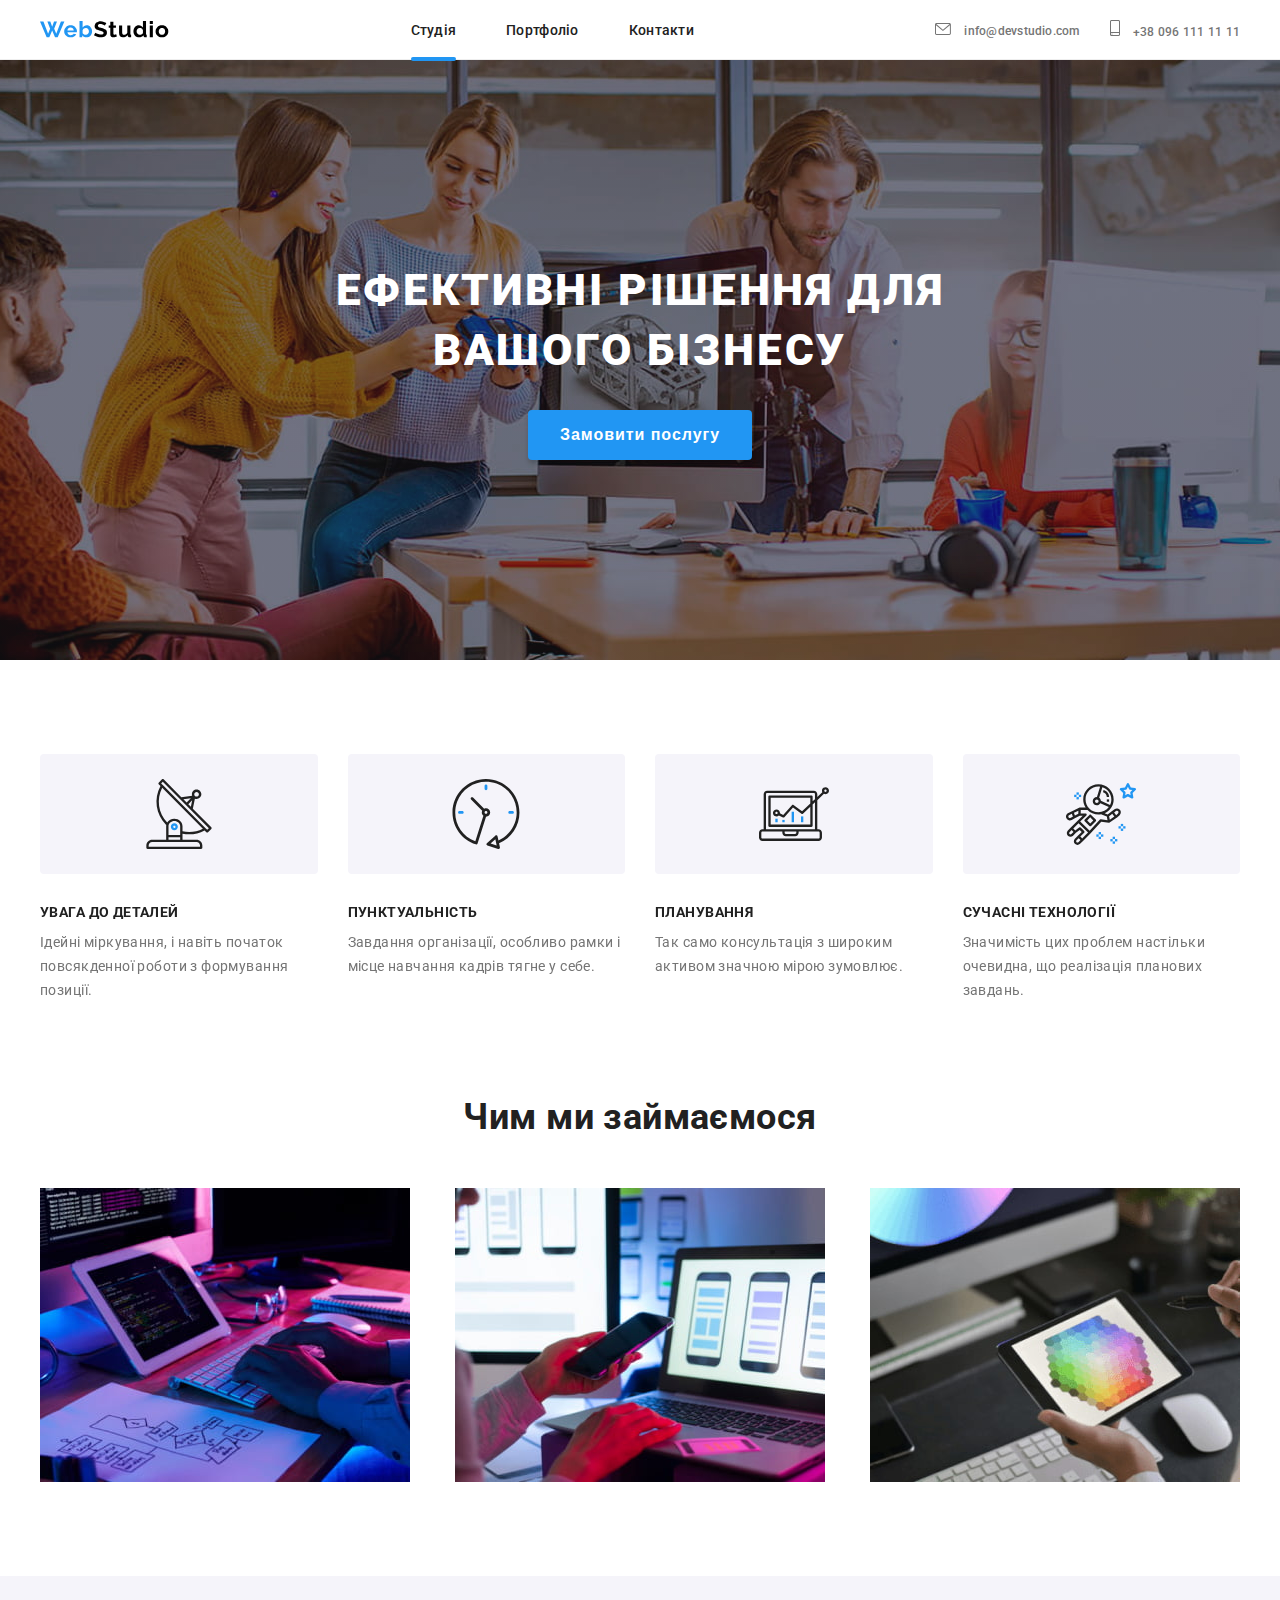
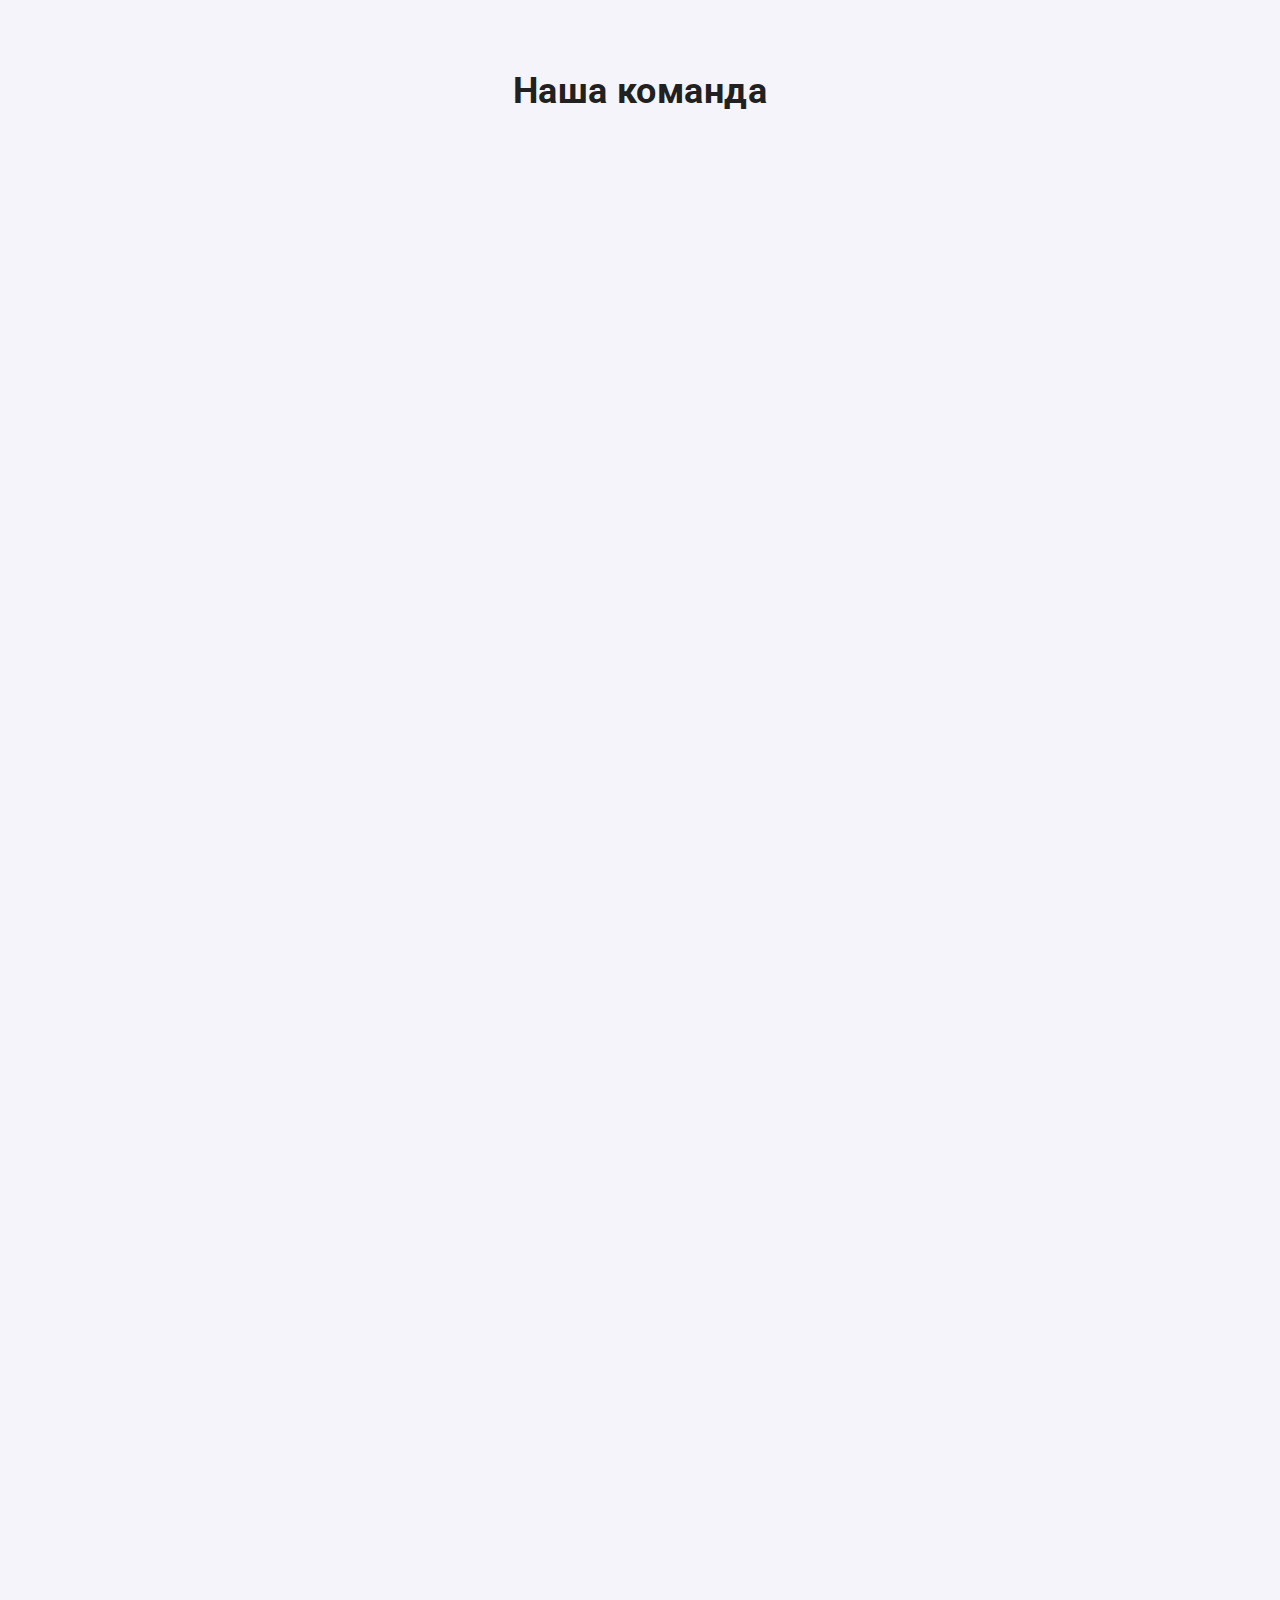
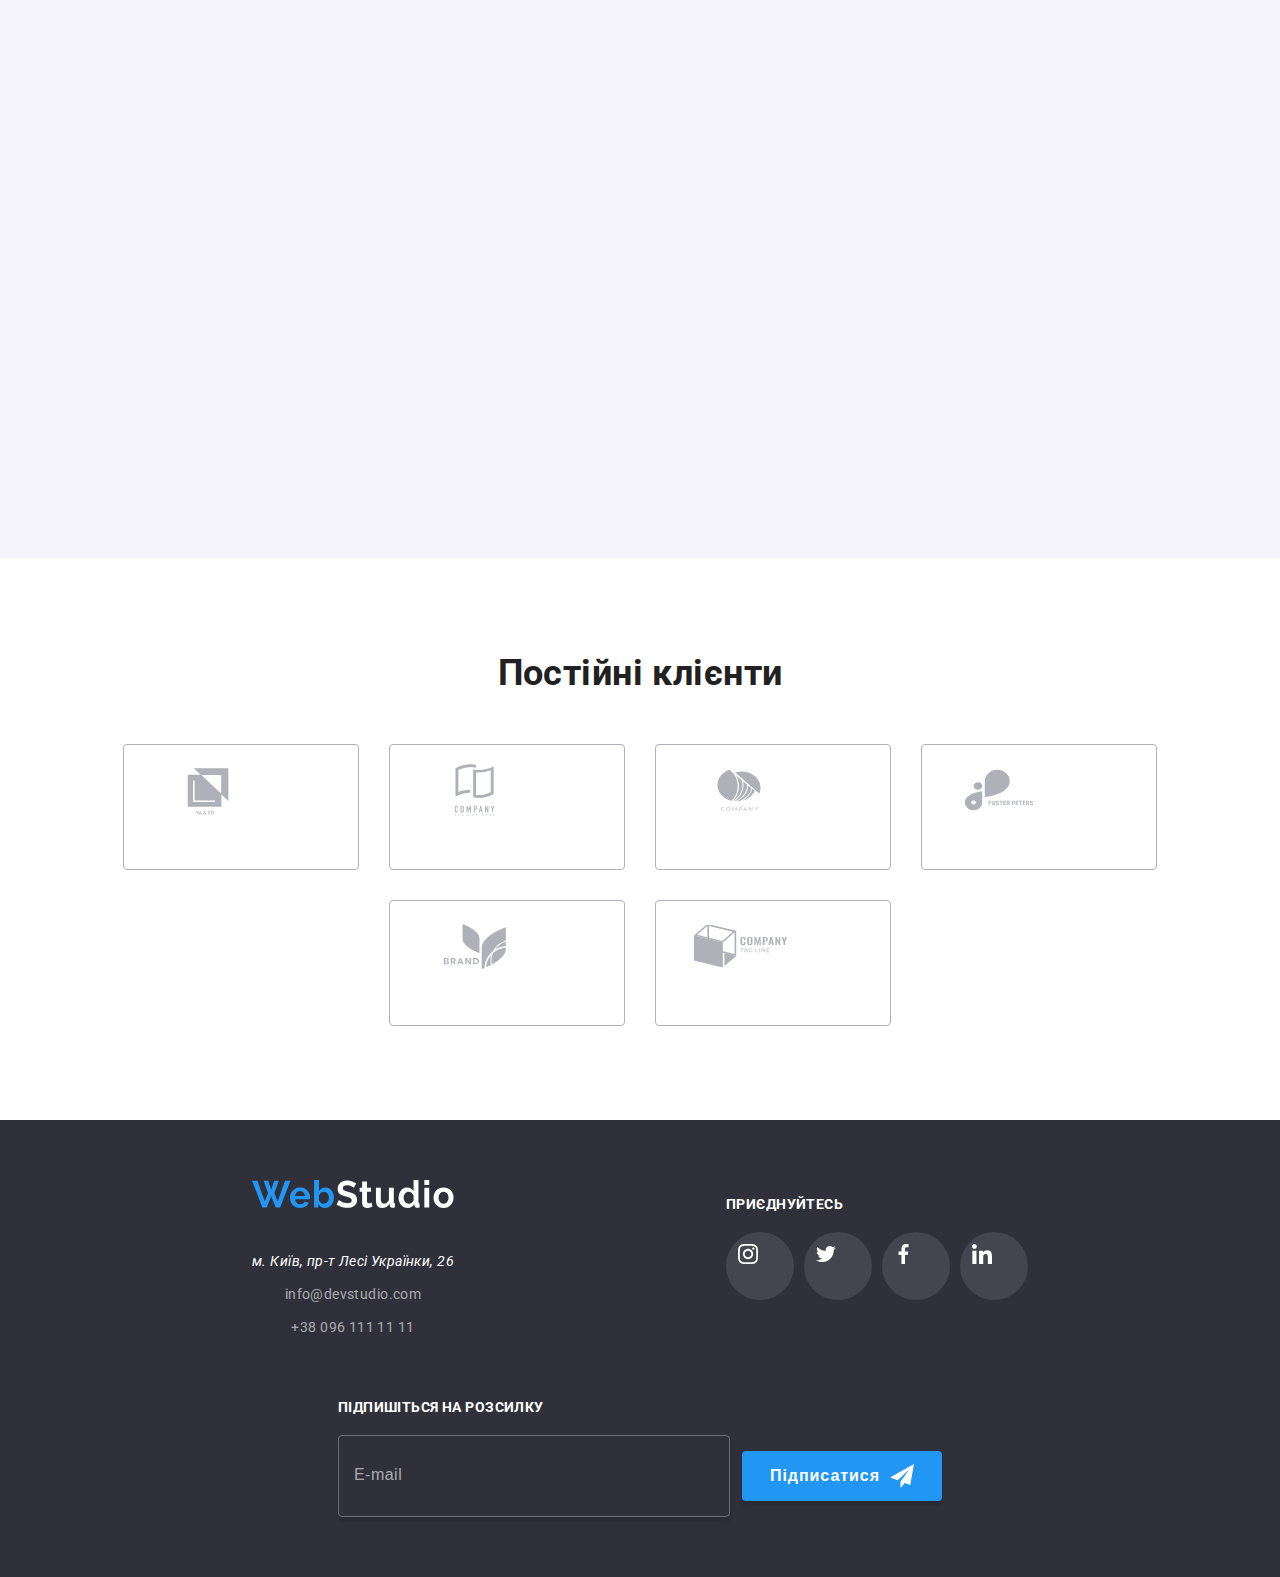
<file: index.html>
<!DOCTYPE html>
<html lang="uk">
  <head>
    <meta charset="UTF-8" />
    <meta name="viewport" content="width=device-width, initial-scale=1.0" />
    <title>WebStudio</title>
    <!-- шрифти -->
    <link rel="preconnect" href="https://fonts.googleapis.com" />
    <link rel="preconnect" href="https://fonts.gstatic.com" crossorigin />
    <link
      href="https://fonts.googleapis.com/css2?family=Raleway:wght@700&family=Roboto:wght@400;500;700;900&display=swap"
      rel="stylesheet"
    />
    <!-- нормалайз -->
    <link
      rel="stylesheet"
      href="https://cdnjs.cloudflare.com/ajax/libs/animate.css/4.1.1/animate.min.css"
    />
    <link href="https://unpkg.com/aos@2.3.1/dist/aos.css" rel="stylesheet" />
    <link
      rel="stylesheet"
      href="https://cdnjs.cloudflare.com/ajax/libs/modern-normalize/2.0.0/modern-normalize.css"
      integrity="sha512-gA2Bvu0/hw4oj0Lp8ZHjK+o3S4BE5m8d/wNVy6ktKLhHKPpWLQwv9ixzuWirWOakoJqlBdePq2NhoCaUOQ5npQ=="
      crossorigin="anonymous"
      referrerpolicy="no-referrer"
    />
    <link rel="stylesheet" href="./src/css/main.css" />
  </head>
  <body>
    <!-- шапка сайту -->
    <header class="header">
      <div class="container header__container">
        <a href="#" class="header__logo">
          <img
            src="./src/images/logo.svg"
            alt="лого"
            class="logo__foto animate__animated animate__fadeInUp"
          />
        </a>
        <!-- навігація -->
        <div class="header__mobilemenu" data-menu>
          <nav class="header__menu">
            <ul class="menu__list">
              <li class="menu__item">
                <a
                  href="./index.html"
                  class="menu__link menu__link--active animate__animated animate__fadeInUp"
                  >Студія</a
                >
              </li>
              <li class="menu__item">
                <a
                  href="./src/pages/portfolio.html"
                  class="menu__link animate__animated animate__fadeInUp"
                  >Портфоліо</a
                >
              </li>
              <li class="menu__item">
                <a
                  href="#"
                  class="menu__link animate__animated animate__fadeInUp"
                  >Контакти</a
                >
              </li>
            </ul>
          </nav>
          <ul class="header__address">
            <li class="address__item">
              <a
                class="address__link animate__animated animate__fadeInUp"
                href="mailto:info@devstudio.com"
              >
                <svg class="address__icon address__icon--one">
                  <use
                    href="./src/images/icons/symbol-defs.svg#icon-email"
                  ></use>
                </svg>
                info@devstudio.com
              </a>
            </li>
            <li class="address__item">
              <a
                class="address__link address__link--two animate__animated animate__fadeInUp"
                href="tel:+380961111111"
              >
                <svg class="address__icon address__icon--two">
                  <use
                    href="./src/images/icons/symbol-defs.svg#icon-smartphone"
                  ></use>
                </svg>
                +38 096 111 11 11
              </a>
            </li>
          </ul>
          <ul class="header__web">
            <li class="web__item">
              <a href="#" class="web__link">Instagram</a>
            </li>
            <li class="web__item">
              <a href="#" class="web__link">Twitter</a>
            </li>
            <li class="web__item">
              <a href="#" class="web__link">Facebook</a>
            </li>
            <li class="web__item">
              <a href="#" class="web__link">LinkedIn</a>
            </li>
          </ul>
        </div>
        <button class="header__btn" type="button" data-menu-button>
          <span class="header__btn--icon"></span>
        </button>
      </div>
    </header>
    <!-- основний контент -->
    <main class="main">
      <section class="hero">
        <div class="container hero__container">
          <h1 class="hero__title animate__animated animate__fadeInDown">
            Ефективні рішення для вашого бізнесу
          </h1>

          <button
            class="btn__hero animate__animated animate__fadeInDown"
            data-modal-open
          >
            Замовити послугу
          </button>
          <div class="backdrop is-hidden" data-modal>
            <div class="modal">
              <button class="btn__close btn" data-modal-close>
                <svg class="modal__img">
                  <use
                    href="./src/images/icons/symbol-defs-2.svg#icon-close"
                  ></use>
                </svg>
              </button>
              <form action="#" class="form">
                <h2 class="form__titl">
                  Залиште свої дані, ми вам передзвонимо
                </h2>
                <div class="form__contacts">
                  <label for="name" class="form__label">Ім'я</label>
                  <div class="form__contact">
                    <input type="text" id="name" class="form__input" required />
                    <svg class="form__img">
                      <use
                        href="./src/images/icons/symbol-defs-2.svg#icon-blackperson"
                      ></use>
                    </svg>
                  </div>
                  <label for="tel" class="form__label">Телефон</label>
                  <div class="form__contact">
                    <input
                      type="number"
                      id="tel"
                      class="form__input"
                      required
                    />
                    <svg class="form__img">
                      <use
                        href="./src/images/icons/symbol-defs-2.svg#icon-blackphone"
                      ></use>
                    </svg>
                  </div>
                  <label for="mail" class="form__label">Пошта</label>
                  <div class="form__contact">
                    <input
                      type="email"
                      id="mail"
                      class="form__input"
                      required
                    />
                    <svg class="form__img">
                      <use
                        href="./src/images/icons/symbol-defs-2.svg#icon-blackemail"
                      ></use>
                    </svg>
                  </div>
                  <label for="coment" class="form__label">Коментар</label>
                  <textarea
                    name="coment"
                    id="coment"
                    class="form__textarea"
                    placeholder="Введіть текст"
                  ></textarea>

                  <div class="form__check">
                    <input
                      type="checkbox"
                      class="form__checkbox"
                      id="dogovir"
                      required
                    />
                    <label class="checkbox__label" for="dogovir">
                      Погоджуюся з розсилкою та приймаю
                      <a href="#" class="checkbox__link">Умови договору</a>
                    </label>
                  </div>
                </div>
                <button type="submit" class="modal__submit">Відправити</button>
              </form>
            </div>
          </div>
          <!-- -- -->
        </div>
      </section>
      <section class="advantages">
        <div class="container">
          <ul class="advantages__list">
            <li class="advantages__item advantages__item--1" data-aos="zoom-in">
              <h2 class="advantages__title">УВАГА ДО ДЕТАЛЕЙ</h2>
              <p class="advantages__text">
                Ідейні міркування, і навіть початок повсякденної роботи з
                формування позиції.
              </p>
            </li>

            <li class="advantages__item advantages__item--2" data-aos="zoom-in">
              <h2 class="advantages__title">ПУНКТУАЛЬНІСТЬ</h2>
              <p class="advantages__text">
                Завдання організації, особливо рамки і місце навчання кадрів
                тягне у себе.
              </p>
            </li>

            <li class="advantages__item advantages__item--3" data-aos="zoom-in">
              <h2 class="advantages__title">ПЛАНУВАННЯ</h2>
              <p class="advantages__text">
                Так само консультація з широким активом значною мірою зумовлює.
              </p>
            </li>

            <li class="advantages__item advantages__item--4" data-aos="zoom-in">
              <h2 class="advantages__title">СУЧАСНІ ТЕХНОЛОГІЇ</h2>
              <p class="advantages__text">
                Значимість цих проблем настільки очевидна, що реалізація
                планових завдань.
              </p>
            </li>
          </ul>
        </div>
      </section>
      <!-- чим ми займаємось -->
      <section class="work">
        <div class="container">
          <h2 class="work__title">Чим ми займаємося</h2>
          <div class="work__images">
            <div class="work__imgfoto">
              <picture class="work__img">
                <source
                  srcset="
                    ./src/images/work/keyboard.jpg    1x,
                    ./src/images/work/keyboard@2x.jpg 2x
                  "
                />
                <img
                  src="./src/images/work/keyboard.jpg"
                  alt="клавіатупа"
                  class="work__foto"
                />
              </picture>
              <p class="work__name" data-aos="fade-down">Десктопні додатки</p>
            </div>
            <div class="work__imgfoto">
              <picture class="work__img">
                <source
                  srcset="
                    ./src/images/work/laptop.jpg    1x,
                    ./src/images/work/laptop@2x.jpg 2x
                  "
                />
                <img
                  src="./src/images/work/laptop.jpg"
                  alt="ноутбук"
                  class="work__foto"
                />
              </picture>
              <p class="work__name" data-aos="fade-down">Мобільні додатки</p>
            </div>
            <div class="work__imgfoto">
              <picture class="work__img">
                <source
                  srcset="
                    ./src/images/work/tablet.jpg    1x,
                    ./src/images/work/tablet@2x.jpg 2x
                  "
                />
                <img
                  src="./src/images/work/tablet.jpg"
                  alt="планшет"
                  class="work__foto"
                />
              </picture>
              <p class="work__name" data-aos="fade-down">
                Дизайнерські рішення
              </p>
            </div>
          </div>
        </div>
      </section>
      <!-- наша команда -->
      <section class="team">
        <div class="container">
          <h2 class="team__title">Наша команда</h2>
          <div class="team__members">
            <article class="teammate" data-aos="zoom-in-down">
              <picture class="teammate__foto">
                <source
                  srcset="
                    ./src/images/team/igor.jpg    1x,
                    ./src/images/team/igor@2x.jpg 2x
                  "
                />
                <img
                  src="./src/images/team/igor.jpg"
                  alt="Ігор Дем'яненко"
                  class="teammate__foto"
                />
              </picture>
              <h3 class="teammate__name">Ігор Дем'яненко</h3>
              <p class="teammate__role">Product Designer</p>
              <ul class="social__list">
                <li class="social__item">
                  <a href="#" class="social__link">
                    <svg class="social__icon">
                      <use
                        href="./src/images/icons/symbol-defs.svg#icon-instagram"
                      ></use>
                    </svg>
                  </a>
                </li>
                <li class="social__item">
                  <a href="#" class="social__link">
                    <svg class="social__icon">
                      <use
                        href="./src/images/icons/symbol-defs.svg#icon-twitter"
                      ></use>
                    </svg>
                  </a>
                </li>
                <li class="social__item">
                  <a href="#" class="social__link">
                    <svg class="social__icon">
                      <use
                        href="./src/images/icons/symbol-defs.svg#icon-facebook"
                      ></use>
                    </svg>
                  </a>
                </li>
                <li class="social__item">
                  <a href="#" class="social__link">
                    <svg class="social__icon">
                      <use
                        href="./src/images/icons/symbol-defs.svg#icon-in"
                      ></use>
                    </svg>
                  </a>
                </li>
              </ul>
            </article>

            <article class="teammate" data-aos="zoom-in-down">
              <picture class="teammate__foto">
                <source
                  srcset="
                    ./src/images/team/olga.jpg    1x,
                    ./src/images/team/olga@2x.jpg 2x
                  "
                />
                <img
                  src="./src/images/team/olga.jpg"
                  alt="Ольга Рєпіна"
                  class="teammate__foto"
                />
              </picture>
              <h3 class="teammate__name">Ольга Рєпіна</h3>
              <p class="teammate__role">Frontend Developer</p>
              <ul class="social__list">
                <li class="social__item">
                  <a href="#" class="social__link">
                    <svg class="social__icon">
                      <use
                        href="./src/images/icons/symbol-defs.svg#icon-instagram"
                      ></use>
                    </svg>
                  </a>
                </li>
                <li class="social__item">
                  <a href="#" class="social__link">
                    <svg class="social__icon">
                      <use
                        href="./src/images/icons/symbol-defs.svg#icon-twitter"
                      ></use>
                    </svg>
                  </a>
                </li>
                <li class="social__item">
                  <a href="#" class="social__link">
                    <svg class="social__icon">
                      <use
                        href="./src/images/icons/symbol-defs.svg#icon-facebook"
                      ></use>
                    </svg>
                  </a>
                </li>
                <li class="social__item">
                  <a href="#" class="social__link">
                    <svg class="social__icon">
                      <use
                        href="./src/images/icons/symbol-defs.svg#icon-in"
                      ></use>
                    </svg>
                  </a>
                </li>
              </ul>
            </article>

            <article class="teammate" data-aos="zoom-in-down">
              <picture class="teammate__foto">
                <source
                  srcset="
                    ./src/images/team/mykola.jpg    1x,
                    ./src/images/team/mykola@2x.jpg 2x
                  "
                />
                <img
                  src="./src/images/team/mykola.jpg"
                  alt="Микола Тарасов"
                  class="teammate__foto"
                />
              </picture>
              <h3 class="teammate__name">Микола Тарасов</h3>
              <p class="teammate__role">Marketing</p>
              <ul class="social__list">
                <li class="social__item">
                  <a href="#" class="social__link">
                    <svg class="social__icon">
                      <use
                        href="./src/images/icons/symbol-defs.svg#icon-instagram"
                      ></use>
                    </svg>
                  </a>
                </li>
                <li class="social__item">
                  <a href="#" class="tsocial__link">
                    <svg class="social__icon">
                      <use
                        href="./src/images/icons/symbol-defs.svg#icon-twitter"
                      ></use>
                    </svg>
                  </a>
                </li>
                <li class="social__item">
                  <a href="#" class="social__link">
                    <svg class="social__icon">
                      <use
                        href="./src/images/icons/symbol-defs.svg#icon-facebook"
                      ></use>
                    </svg>
                  </a>
                </li>
                <li class="social__item">
                  <a href="#" class="social__link">
                    <svg class="social__icon">
                      <use
                        href="./src/images/icons/symbol-defs.svg#icon-in"
                      ></use>
                    </svg>
                  </a>
                </li>
              </ul>
            </article>

            <article class="teammate" data-aos="zoom-in-down">
              <picture class="teammate__foto">
                <source
                  srcset="
                    ./src/images/team/mikhail.jpg    1x,
                    ./src/images/team/mikhail@2x.jpg 2x
                  "
                />
                <img
                  src="./src/images/team/mikhail.jpg"
                  alt="Михайло Єрмаков"
                  class="teammate__foto"
                />
              </picture>
              <h3 class="teammate__name">Михайло Єрмаков</h3>
              <p class="teammate__role">UI Designer</p>
              <ul class="social__list">
                <li class="social__item">
                  <a href="#" class="social__link">
                    <svg class="social__icon">
                      <use
                        href="./src/images/icons/symbol-defs.svg#icon-instagram"
                      ></use>
                    </svg>
                  </a>
                </li>
                <li class="social__item">
                  <a href="#" class="social__link">
                    <svg class="social__icon">
                      <use
                        href="./src/images/icons/symbol-defs.svg#icon-twitter"
                      ></use>
                    </svg>
                  </a>
                </li>
                <li class="social__item">
                  <a href="#" class="social__link">
                    <svg class="social__icon">
                      <use
                        href="./src/images/icons/symbol-defs.svg#icon-facebook"
                      ></use>
                    </svg>
                  </a>
                </li>
                <li class="social__item">
                  <a href="#" class="social__link">
                    <svg class="social__icon">
                      <use
                        href="./src/images/icons/symbol-defs.svg#icon-in"
                      ></use>
                    </svg>
                  </a>
                </li>
              </ul>
            </article>
          </div>
        </div>
      </section>
      <section class="clients">
        <div class="container">
          <h2 class="clients__title">Постійні клієнти</h2>
          <ul class="clients__list">
            <li class="clients__item">
              <a href="#" class="clients__link">
                <svg class="clients__icon">
                  <use
                    href="./src/images/icons/symbol-defs.svg#icon-yaco"
                  ></use>
                </svg>
              </a>
            </li>
            <li class="clients__item">
              <a href="#" class="clients__link">
                <svg class="clients__icon">
                  <use
                    href="./src/images/icons/symbol-defs.svg#icon-taglinehere"
                  ></use>
                </svg>
              </a>
            </li>
            <li class="clients__item">
              <a href="#" class="clients__link">
                <svg class="clients__icon">
                  <use
                    href="./src/images/icons/symbol-defs.svg#icon-company"
                  ></use>
                </svg>
              </a>
            </li>
            <li class="clients__item">
              <a href="#" class="clients__link">
                <svg class="clients__icon">
                  <use
                    href="./src/images/icons/symbol-defs.svg#icon-fosterpeters"
                  ></use>
                </svg>
              </a>
            </li>
            <li class="clients__item">
              <a href="#" class="clients__link">
                <svg class="clients__icon">
                  <use
                    href="./src/images/icons/symbol-defs.svg#icon-brand"
                  ></use>
                </svg>
              </a>
            </li>
            <li class="clients__item">
              <a href="#" class="clients__link">
                <svg class="clients__icon">
                  <use
                    href="./src/images/icons/symbol-defs.svg#icon-tagline"
                  ></use>
                </svg>
              </a>
            </li>
          </ul>
        </div>
      </section>
    </main>
    <!-- підвал сайту -->
    <footer class="footer">
      <div class="container footer__container">
        <div class="footer__logaddress">
          <a href="#" class="footer__logo">
            <img
              src="./src/images/logo2.svg"
              alt="лого"
              class="logo__foto animate__animated animate__fadeInDown"
            />
          </a>
          <ul class="footer__list">
            <li class="footer__item">
              <address class="footer__address">
                м. Київ, пр-т Лесі Українки, 26
              </address>
            </li>
            <li class="footer__item">
              <a href="mailto:info@devstudio.com" class="footer__link"
                >info@devstudio.com</a
              >
            </li>
            <li class="footer__item">
              <a href="tel:+380961111111" class="footer__link"
                >+38 096 111 11 11</a
              >
            </li>
          </ul>
        </div>
        <div class="footer__icons">
          <h2 class="footer__title animate__animated animate__fadeInDown">
            приєднуйтесь
          </h2>
          <ul class="icons__list">
            <li class="icons__item">
              <a href="#" class="icons__link">
                <svg class="footer__icon" style="fill: #ffffff">
                  <use
                    href="./src/images/icons/symbol-defs.svg#icon-instagram"
                  ></use>
                </svg>
              </a>
            </li>
            <li class="icons__item">
              <a href="#" class="icons__link">
                <svg class="footer__icon">
                  <use
                    href="./src/images/icons/symbol-defs.svg#icon-twitter"
                  ></use>
                </svg>
              </a>
            </li>
            <li class="icons__item">
              <a href="#" class="icons__link">
                <svg class="footer__icon">
                  <use
                    href="./src/images/icons/symbol-defs.svg#icon-facebook"
                  ></use>
                </svg>
              </a>
            </li>
            <li class="icons__item">
              <a href="#" class="icons__link">
                <svg class="footer__icon">
                  <use href="./src/images/icons/symbol-defs.svg#icon-in"></use>
                </svg>
              </a>
            </li>
          </ul>
        </div>
        <div class="footer__contacts">
          <form action="#" class="footer__form">
            <h2 class="form__title animate__animated animate__fadeInDown">
              Підпишіться на розсилку
            </h2>
            <div class="footer__contact">
              <label hidden for="email" class="footer__label">E-mail</label>
              <input
                type="email"
                class="footer__input"
                id="email"
                placeholder="E-mail"
                required
              />
              <button type="submit" class="btn__submit">
                Підписатися
                <svg class="btn__img">
                  <use
                    href="./src/images/icons/symbol-defs-2.svg#icon-send"
                  ></use>
                </svg>
              </button>
            </div>
          </form>
        </div>
      </div>
    </footer>

    <script src="./src/js/modal.js"></script>
    <script src="https://unpkg.com/aos@2.3.1/dist/aos.js"></script>
    <script>
      AOS.init();
    </script>
    <script src="./src/js/mobile-menu.js"></script>
  </body>
</html>
</file>
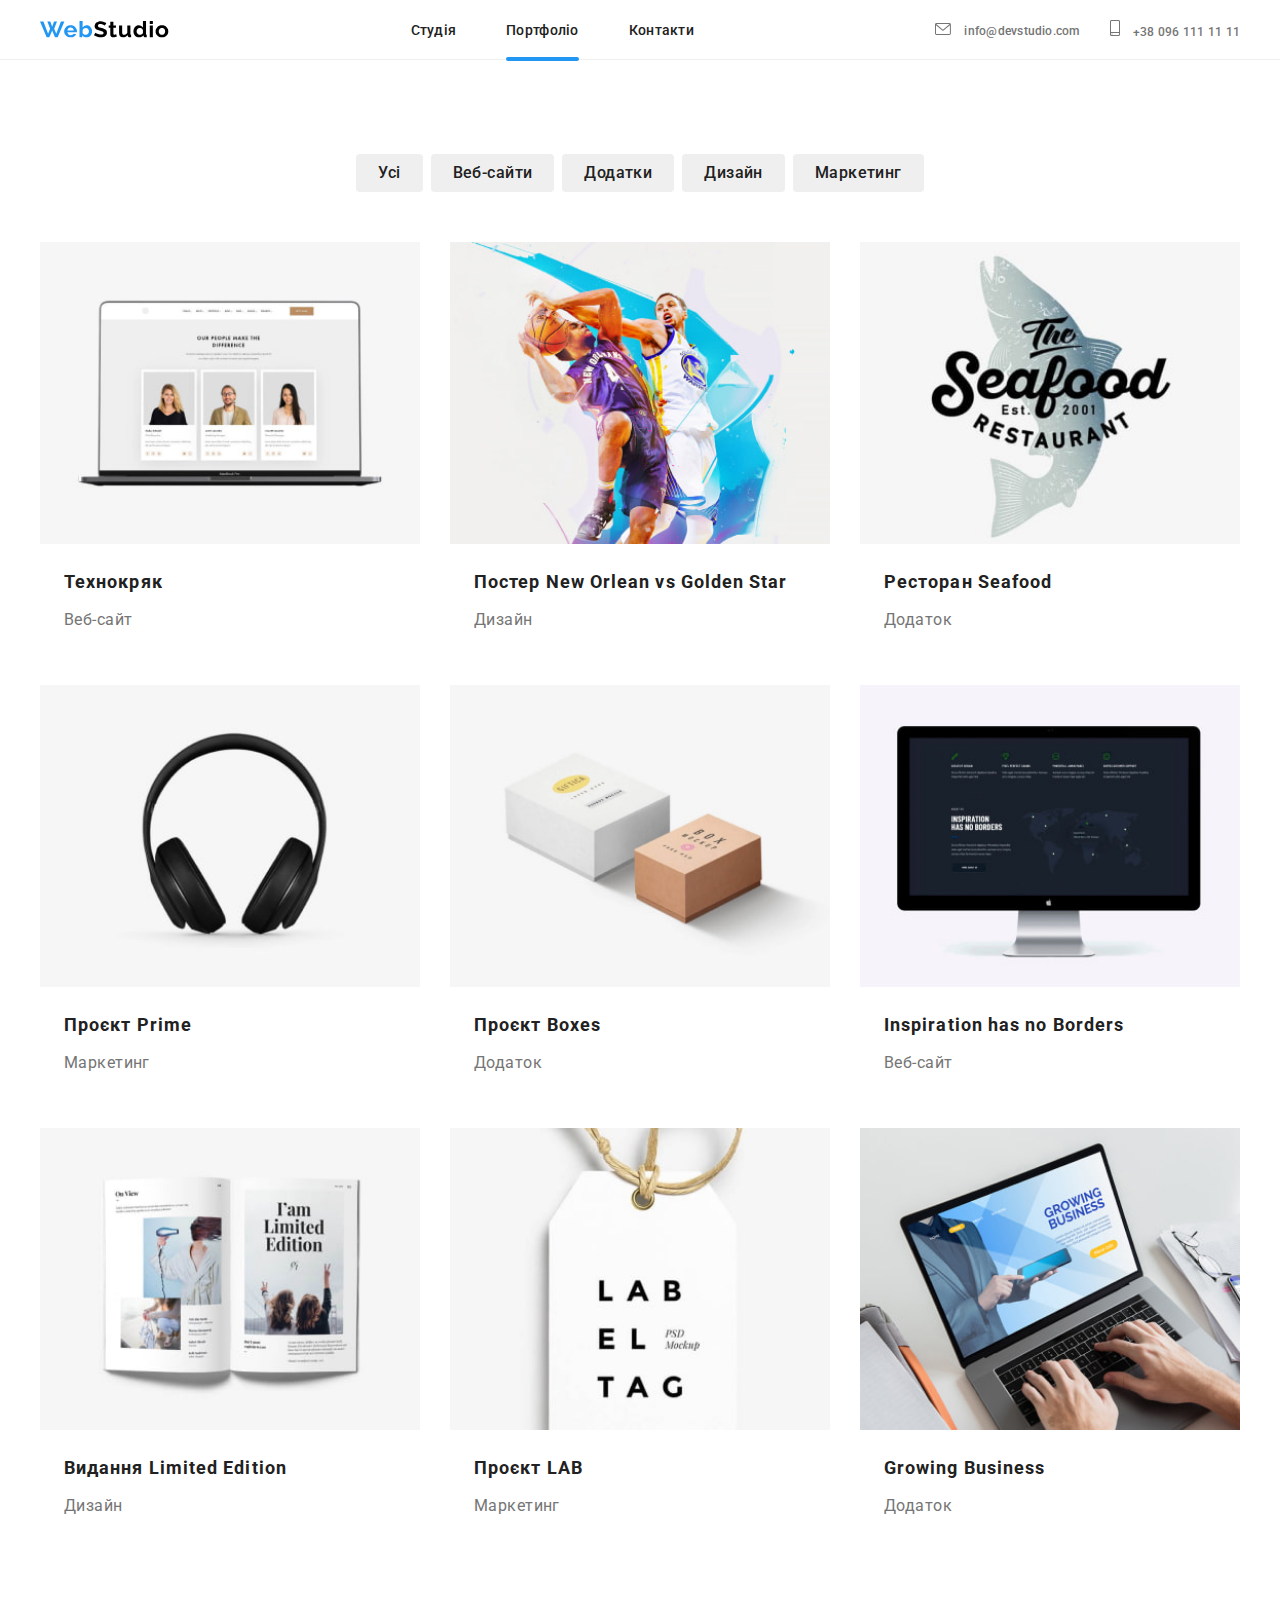
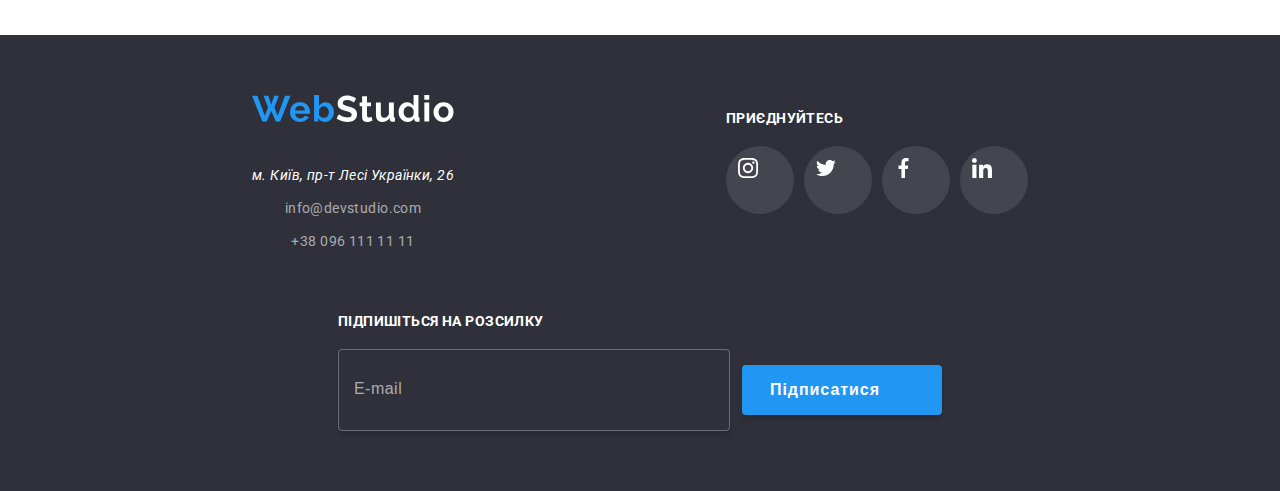
<file: src/pages/portfolio.html>
<!DOCTYPE html>
<html lang="uk">
  <head>
    <meta charset="UTF-8" />
    <meta name="viewport" content="width=device-width, initial-scale=1.0" />
    <title>Portfolio</title>
    <!-- шрифти -->
    <link rel="preconnect" href="https://fonts.googleapis.com" />
    <link rel="preconnect" href="https://fonts.gstatic.com" crossorigin />
    <link
      href="https://fonts.googleapis.com/css2?family=Raleway:wght@700&family=Roboto:wght@400;500;700;900&display=swap"
      rel="stylesheet"
    />
    <!-- нормалайз -->
    <link
      rel="stylesheet"
      href="https://cdnjs.cloudflare.com/ajax/libs/modern-normalize/2.0.0/modern-normalize.css"
      integrity="sha512-gA2Bvu0/hw4oj0Lp8ZHjK+o3S4BE5m8d/wNVy6ktKLhHKPpWLQwv9ixzuWirWOakoJqlBdePq2NhoCaUOQ5npQ=="
      crossorigin="anonymous"
      referrerpolicy="no-referrer"
    />
    <link rel="stylesheet" href="../css/main.css" />
  </head>
  <body>
    <!-- шапка сайту -->
    <header class="header">
      <div class="container header__container">
        <a href="#" class="header__logo">
          <img src="../images/logo.svg" alt="лого" class="logo__foto" />
        </a>
        <!-- навігація -->
        <div class="header__mobilemenu" data-menu>
          <nav class="header__menu">
            <ul class="menu__list">
              <li class="menu__item">
                <a href="../../index.html" class="menu__link">Студія</a>
              </li>
              <li class="menu__item">
                <a href="./portfolio.html" class="menu__link menu__link--active"
                  >Портфоліо</a
                >
              </li>
              <li class="menu__item">
                <a href="#" class="menu__link">Контакти</a>
              </li>
            </ul>
          </nav>
          <ul class="header__address">
            <li class="address__item">
              <a class="address__link" href="mailto:info@devstudio.com">
                <svg class="address__icon address__icon--one">
                  <use href="../images/icons/symbol-defs.svg#icon-email"></use>
                </svg>
                info@devstudio.com
              </a>
            </li>
            <li class="address__item">
              <a class="address__link" href="tel:+380961111111">
                <svg class="address__icon address__icon--two">
                  <use
                    href="../images/icons/symbol-defs.svg#icon-smartphone"
                  ></use>
                </svg>
                +38 096 111 11 11
              </a>
            </li>
          </ul>
          <ul class="header__web">
            <li class="web__item">
              <a href="#" class="web__link">Instagram</a>
            </li>
            <li class="web__item">
              <a href="#" class="web__link">Twitter</a>
            </li>
            <li class="web__item">
              <a href="#" class="web__link">Facebook</a>
            </li>
            <li class="web__item">
              <a href="#" class="web__link">LinkedIn</a>
            </li>
          </ul>
        </div>
        <button class="header__btn" type="button" data-menu-button>
          <span class="header__btn--icon"></span>
        </button>
      </div>
    </header>
    <!-- основний контент -->
    <main class="main">
      <section class="projects">
        <div class="container">
          <div class="projects__div">
            <ul class="projects__list">
              <li class="projects__item">
                <button class="list__button">Усі</button>
              </li>
              <li class="projects__item">
                <button class="list__button">Веб-сайти</button>
              </li>
              <li class="projects__item">
                <button class="list__button">Додатки</button>
              </li>
              <li class="projects__item">
                <button class="list__button">Дизайн</button>
              </li>
              <li class="projects__item">
                <button class="list__button">Маркетинг</button>
              </li>
            </ul>
          </div>
          <div class="projects__contanier">
            <article class="project">
              <div class="project__photo">
                <picture class="project__img">
                  <source
                    srcset="
                      ../images/portfolio/technokrak.jpg    1x,
                      ../images/portfolio/technokrak@2x.jpg 2x
                    "
                  />
                  <img
                    src="../images/portfolio/technokrak.jpg"
                    alt="Веб-сайт Технокряк"
                    class="project__img"
                  />
                </picture>
                <p class="project__overlay">
                  Ресурс пропонує комплексні пропозиції з різним рівнем
                  функціоналу та сервісів. Все це дозволить відвідувачу отримати
                  вичерпні відомості про компанію чи приватну особу.
                </p>
              </div>
              <h2 class="project__title">Технокряк</h2>
              <p class="project__type">Веб-сайт</p>
            </article>

            <article class="project">
              <div class="project__photo">
                <picture class="project__img">
                  <source
                    srcset="
                      ../images/portfolio/neworlean.jpg    1x,
                      ../images/portfolio/neworlean@2x.jpg 2x
                    "
                  />
                  <img
                    src="../images/portfolio/neworlean.jpg"
                    alt="Постер New Orlean vs Golden Star"
                    class="project__img"
                  />
                </picture>
                <p class="project__overlay">
                  Ресурс пропонує комплексні пропозиції з різним рівнем
                  функціоналу та сервісів. Все це дозволить відвідувачу отримати
                  вичерпні відомості про компанію чи приватну особу.
                </p>
              </div>
              <h2 class="project__title">Постер New Orlean vs Golden Star</h2>
              <p class="project__type">Дизайн</p>
            </article>

            <article class="project">
              <div class="project__photo">
                <picture class="project__img">
                  <source
                    srcset="
                      ../images/portfolio/seafood.jpg    1x,
                      ../images/portfolio/seafood@2x.jpg 2x
                    "
                  />
                  <img
                    src="../images/portfolio/seafood.jpg"
                    alt="Додаток Seafood"
                    class="project__img"
                  />
                </picture>
                <p class="project__overlay">
                  Ресурс пропонує комплексні пропозиції з різним рівнем
                  функціоналу та сервісів. Все це дозволить відвідувачу отримати
                  вичерпні відомості про компанію чи приватну особу.
                </p>
              </div>
              <h2 class="project__title">Ресторан Seafood</h2>
              <p class="project__type">Додаток</p>
            </article>

            <article class="project">
              <div class="project__photo">
                <picture class="project__img">
                  <source
                    srcset="
                      ../images/portfolio/prime.jpg    1x,
                      ../images/portfolio/prime@2x.jpg 2x
                    "
                  />
                  <img
                    src="../images/portfolio/prime.jpg"
                    alt="Проєкт Prime"
                    class="project__img"
                  />
                </picture>
                <p class="project__overlay">
                  Ресурс пропонує комплексні пропозиції з різним рівнем
                  функціоналу та сервісів. Все це дозволить відвідувачу отримати
                  вичерпні відомості про компанію чи приватну особу.
                </p>
              </div>
              <h2 class="project__title">Проєкт Prime</h2>
              <p class="project__type">Маркетинг</p>
            </article>

            <article class="project">
              <div class="project__photo">
                <picture class="project__img">
                  <source
                    srcset="
                      ../images/portfolio/boxes.jpg    1x,
                      ../images/portfolio/boxes@2x.jpg 2x
                    "
                  />
                  <img
                    src="../images/portfolio/boxes.jpg"
                    alt="Додаток Boxes"
                    class="project__img"
                  />
                </picture>
                <p class="project__overlay">
                  Ресурс пропонує комплексні пропозиції з різним рівнем
                  функціоналу та сервісів. Все це дозволить відвідувачу отримати
                  вичерпні відомості про компанію чи приватну особу.
                </p>
              </div>
              <h2 class="project__title">Проєкт Boxes</h2>
              <p class="project__type">Додаток</p>
            </article>

            <article class="project">
              <div class="project__photo">
                <picture class="project__img">
                  <source
                    srcset="
                      ../images/portfolio/inspiration.jpg    1x,
                      ../images/portfolio/inspiration@2x.jpg 2x
                    "
                  />
                  <img
                    src="../images/portfolio/inspiration.jpg"
                    alt="Веб-сайт Inspiration has no Borders"
                    class="project__img"
                  />
                </picture>
                <p class="project__overlay">
                  Ресурс пропонує комплексні пропозиції з різним рівнем
                  функціоналу та сервісів. Все це дозволить відвідувачу отримати
                  вичерпні відомості про компанію чи приватну особу.
                </p>
              </div>
              <h2 class="project__title">Inspiration has no Borders</h2>
              <p class="project__type">Веб-сайт</p>
            </article>

            <article class="project">
              <div class="project__photo">
                <picture class="project__img">
                  <source
                    srcset="
                      ../images/portfolio/limitededition.jpg    1x,
                      ../images/portfolio/limitededition@2x.jpg 2x
                    "
                  />
                  <img
                    src="../images/portfolio/limitededition.jpg"
                    alt="Дизайн Limited Edition"
                    class="project__img"
                  />
                </picture>
                <p class="project__overlay">
                  Ресурс пропонує комплексні пропозиції з різним рівнем
                  функціоналу та сервісів. Все це дозволить відвідувачу отримати
                  вичерпні відомості про компанію чи приватну особу.
                </p>
              </div>
              <h2 class="project__title">Видання Limited Edition</h2>
              <p class="project__type">Дизайн</p>
            </article>

            <article class="project">
              <div class="project__photo">
                <picture class="project__img">
                  <source
                    srcset="
                      ../images/portfolio/lab.jpg    1x,
                      ../images/portfolio/lab@2x.jpg 2x
                    "
                  />
                  <img
                    src="../images/portfolio/lab.jpg"
                    alt="Проєкт LAB"
                    class="project__img"
                  />
                </picture>
                <p class="project__overlay">
                  Ресурс пропонує комплексні пропозиції з різним рівнем
                  функціоналу та сервісів. Все це дозволить відвідувачу отримати
                  вичерпні відомості про компанію чи приватну особу.
                </p>
              </div>
              <h2 class="project__title">Проєкт LAB</h2>
              <p class="project__type">Маркетинг</p>
            </article>

            <article class="project">
              <div class="project__photo">
                <picture class="project__img">
                  <source
                    srcset="
                      ../images/portfolio/growingbusiness.jpg    1x,
                      ../images/portfolio/growingbusiness@2x.jpg 2x
                    "
                  />
                  <img
                    src="../images/portfolio/growingbusiness.jpg"
                    alt="Додаток Growing Business"
                    class="project__img"
                  />
                </picture>
                <p class="project__overlay">
                  Ресурс пропонує комплексні пропозиції з різним рівнем
                  функціоналу та сервісів. Все це дозволить відвідувачу отримати
                  вичерпні відомості про компанію чи приватну особу.
                </p>
              </div>
              <h2 class="project__title">Growing Business</h2>
              <p class="project__type">Додаток</p>
            </article>
          </div>
        </div>
      </section>
    </main>
    <!-- підвал сайту -->
    <footer class="footer">
      <div class="container footer__container">
        <div class="footer__logaddress">
          <a href="#" class="footer__logo">
            <img src="../images/logo2.svg" alt="лого" class="logo__foto" />
          </a>
          <ul class="footer__list">
            <li class="footer__item">
              <address class="footer__address">
                м. Київ, пр-т Лесі Українки, 26
              </address>
            </li>
            <li class="footer__item">
              <a href="mailto:info@devstudio.com" class="footer__link"
                >info@devstudio.com</a
              >
            </li>
            <li class="footer__item">
              <a href="tel:+380961111111" class="footer__link"
                >+38 096 111 11 11</a
              >
            </li>
          </ul>
        </div>
        <div class="footer__icons">
          <h2 class="footer__title">приєднуйтесь</h2>
          <ul class="icons__list">
            <li class="icons__item">
              <a href="#" class="icons__link">
                <svg class="footer__icon" style="fill: #ffffff">
                  <use
                    href="../images/icons/symbol-defs.svg#icon-instagram"
                  ></use>
                </svg>
              </a>
            </li>
            <li class="icons__item">
              <a href="#" class="icons__link">
                <svg class="footer__icon">
                  <use
                    href="../images/icons/symbol-defs.svg#icon-twitter"
                  ></use>
                </svg>
              </a>
            </li>
            <li class="icons__item">
              <a href="#" class="icons__link">
                <svg class="footer__icon">
                  <use
                    href="../images/icons/symbol-defs.svg#icon-facebook"
                  ></use>
                </svg>
              </a>
            </li>
            <li class="icons__item">
              <a href="#" class="icons__link">
                <svg class="footer__icon">
                  <use href="../images/icons/symbol-defs.svg#icon-in"></use>
                </svg>
              </a>
            </li>
          </ul>
        </div>
        <div class="footer__contacts">
          <form action="#" class="footer__form">
            <h2 class="form__title">Підпишіться на розсилку</h2>
            <div class="footer__contact">
              <label hidden for="email" class="footer__label">E-mail</label>
              <input
                type="email"
                class="footer__input"
                id="email"
                placeholder="E-mail"
                required
              />
              <button type="submit" class="btn__submit">
                Підписатися
                <img
                  src="../images/icons/symbol-defs-2.svg#icon-send"
                  alt="Відправити"
                  class="btn__img"
                />
              </button>
            </div>
          </form>
        </div>
      </div>
    </footer>
    <script src="../js/mobile-menu.js"></script>
  </body>
</html>
</file>
<file: src/css/main.css>
.team {
  padding-top: 94px;
  padding-bottom: 94px;
}

.footer__icons, .footer__list, .footer__logaddress, .form__contacts, .form, .hero__container {
  display: flex;
  flex-direction: column;
}

html,
body,
div,
span,
applet,
object,
iframe,
h1,
h2,
h3,
h4,
h5,
h6,
p,
blockquote,
pre,
a,
abbr,
acronym,
address,
big,
cite,
code,
del,
dfn,
em,
img,
ins,
kbd,
q,
s,
samp,
small,
strike,
strong,
sub,
sup,
tt,
var,
b,
u,
i,
center,
dl,
dt,
dd,
ol,
ul,
li,
fieldset,
form,
label,
legend,
table,
caption,
tbody,
tfoot,
thead,
tr,
th,
td,
article,
aside,
canvas,
details,
embed,
figure,
figcaption,
footer,
header,
hgroup,
menu,
nav,
output,
ruby,
section,
summary,
time,
mark,
audio,
video {
  margin: 0;
  padding: 0;
}

ul {
  list-style: none;
}

a {
  color: inherit;
  text-decoration: none;
}

h1,
h2,
h3,
h4,
h5,
h6 {
  font-size: inherit;
  font-weight: inherit;
}

button,
input {
  border: none;
  outline: 0;
  padding: 0;
}

img {
  width: 100%;
  display: block;
}

main {
  overflow-x: hidden;
}

body {
  font-family: "Roboto", sans-serif;
  font-weight: 400;
  font-size: 14px;
  letter-spacing: 0.03em;
  color: #212121;
}

.container {
  min-width: 320px;
  max-width: 1200px;
  padding-left: 15px;
  padding-right: 15px;
  margin-left: auto;
  margin-right: auto;
}

.header {
  padding-top: 25px;
  padding-bottom: 25px;
  border-bottom: 1px solid #eee;
}

.header__container {
  display: flex;
  justify-content: space-between;
  align-items: center;
  gap: 0px;
}

.header__mobilemenu {
  padding-top: 50px;
  padding-left: 40px;
  padding-right: 40px;
  position: fixed;
  top: 0;
  left: 0;
  width: 100%;
  height: 100%;
  background-color: #ffffff;
  z-index: 9;
  display: flex;
  flex-direction: column;
  align-items: flex-start;
  transform: translateX(-100%);
  transition: transform 0.5s ease;
}

.header__mobilemenu.open {
  transform: translateX(0);
}

.header__menu {
  flex-grow: 1;
}

.menu__list {
  display: flex;
  justify-content: center;
  align-items: flex-start;
  gap: 30px;
  flex-direction: column;
}

.menu__link {
  font-weight: 500;
  font-size: 40px;
  letter-spacing: 0.02em;
  text-decoration: none;
  color: #212121;
  transition-property: color;
  transition-duration: 250ms;
  transition-timing-function: cubic-bezier(0.4, 0, 0.2, 1);
}
.menu__link:hover {
  color: #2196f3;
}

.header__address {
  display: flex;
  flex-direction: column-reverse;
  gap: 30px;
  margin-bottom: 65px;
}

.address__link {
  font-weight: 500;
  letter-spacing: 0.02em;
  color: #757575;
  text-decoration: none;
  font-size: 24px;
  transition-property: color;
  transition-duration: 250ms;
  transition-timing-function: cubic-bezier(0.4, 0, 0.2, 1);
}
.address__link:hover {
  color: #2196f3;
}

.address__link--two {
  font-size: 34px;
}

.address__icon {
  display: none;
}

.header__web {
  display: flex;
  align-items: center;
  gap: 20px;
  flex-wrap: wrap;
  display: flex;
  justify-content: center;
  align-items: center;
  gap: 20px;
}

.web__link {
  font-weight: 500;
  font-size: 18px;
  line-height: 1.22222;
  letter-spacing: 0.02em;
  color: #2196f3;
  position: relative;
}
.web__link::after {
  content: "";
  background-color: rgba(33, 33, 33, 0.2);
  display: block;
  height: 22px;
  width: 1px;
  position: absolute;
  right: -10px;
  top: 0;
}

.header__btn {
  display: block;
  z-index: 10;
}

.header__btn {
  position: relative;
  width: 20px;
  height: 15px;
  background-color: #fff;
}
.header__btn::before, .header__btn::after {
  content: "";
  position: absolute;
  width: 100%;
  height: 2px;
  background-color: #333;
  left: 0;
}
.header__btn::before {
  top: 0;
}
.header__btn::after {
  bottom: 0;
}

.header__btn--icon {
  position: absolute;
  left: 0;
  top: 50%;
  height: 1.5px;
  width: 100%;
  background-color: #333;
  transform: translateY(-50%);
  transition: transform 0.5s ease;
}

.open ~ .header__btn .header__btn--icon {
  transform: rotate(45deg);
}

.open ~ .header__btn::before {
  transform: rotate(45deg);
  top: 50%;
}

.open ~ .header__btn::after {
  transform: rotate(-45deg);
  top: 50%;
}

@media (min-width: 768px) {
  .header {
    padding-top: 20px;
    padding-bottom: 20px;
  }
  .header__mobilemenu {
    position: relative;
    transform: translateX(0);
    flex-direction: row;
    display: flex;
    justify-content: space-between;
    align-items: center;
    gap: 0px;
    padding: 0;
  }
  .menu__list {
    display: flex;
    justify-content: center;
    align-items: center;
    gap: 50px;
    flex-direction: row;
    margin-bottom: 0;
  }
  .menu__link {
    font-size: inherit;
    position: relative;
  }
  .menu__link::after {
    content: "";
    border-radius: 2px;
    width: 100%;
    height: 4px;
    background-color: #2196f3;
    position: absolute;
    bottom: -36px;
    left: 0;
    opacity: 0;
    transform: scaleX(0) translateY(10px);
    transform-origin: center;
    transition-property: transform;
    transition-duration: 250ms;
    transition-timing-function: cubic-bezier(0.4, 0, 0.2, 1);
    transition-property: opacity;
    transition-duration: 250ms;
    transition-timing-function: cubic-bezier(0.4, 0, 0.2, 1);
  }
  .menu__link--active::after,
  .menu__link:hover::after {
    opacity: 1;
    transform: scaleX(1) translateY(0);
  }
  .header__address {
    display: flex;
    justify-content: flex-start;
    align-items: center;
    gap: 10px;
    flex-direction: column-reverse;
    margin-bottom: 0;
  }
  .address__link {
    font-weight: 500;
    letter-spacing: 0.02em;
    color: #757575;
    text-decoration: none;
    font-size: 12px;
    transition-property: color;
    transition-duration: 250ms;
    transition-timing-function: cubic-bezier(0.4, 0, 0.2, 1);
  }
  .address__item:hover .address__link {
    color: #2196f3;
  }
  .address__icon {
    display: inline-block;
    fill: #757575;
    transition-property: fill;
    transition-duration: 250ms;
    transition-timing-function: cubic-bezier(0.4, 0, 0.2, 1);
  }
  .address__item:hover .address__icon {
    fill: #2196f3;
  }
  .address__icon--one {
    width: 16px;
    height: 12px;
    margin-right: 10px;
  }
  .address__icon--two {
    width: 10px;
    height: 16px;
    margin-right: 10px;
  }
  .header__btn {
    display: none;
  }
  .header__web {
    display: none;
  }
}
@media (min-width: 1200px) {
  .menu__link::after {
    content: "";
    bottom: -23px;
  }
  .header__address {
    display: flex;
    justify-content: flex-start;
    align-items: center;
    gap: 30px;
    flex-direction: row;
  }
}
.hero {
  background-color: #2f303a;
  background-image: linear-gradient(to right, rgba(47, 48, 58, 0.2588235294), rgba(47, 48, 58, 0.2588235294)), url(../images/hero/hero-mobile.jpg);
  padding-top: 120px;
  padding-bottom: 120px;
  background-repeat: no-repeat;
  background-size: cover;
  background-position: center;
}
@media (-webkit-min-device-pixel-ratio: 2), (min-resolution: 2dppx), (min-resolution: 192dpi) {
  .hero {
    background-image: url(../images/hero/hero-mobile@2x.jpg);
  }
}

.hero__container {
  gap: 30px;
  align-items: center;
  justify-content: center;
}

.hero__title {
  font-weight: 900;
  font-size: 26px;
  line-height: 1.36364;
  letter-spacing: 0.06em;
  text-transform: uppercase;
  text-align: center;
  color: #ffffff;
}

@media (min-width: 768px) {
  .hero {
    background-image: linear-gradient(to right, rgba(47, 48, 58, 0.2588235294), rgba(47, 48, 58, 0.2588235294)), url(../images/hero/hero-tablet.jpg);
  }
}
@media (min-width: 768px) and (-webkit-min-device-pixel-ratio: 2), (min-width: 768px) and (min-resolution: 2dppx), (min-width: 768px) and (min-resolution: 192dpi) {
  .hero {
    background-image: url(../images/hero/hero-tablet@2x.jpg);
  }
}
@media (min-width: 768px) {
  .hero__title {
    max-width: 360px;
  }
}
@media (min-width: 1200px) {
  .hero {
    padding-top: 200px;
    padding-bottom: 200px;
    background-image: linear-gradient(to right, rgba(47, 48, 58, 0.2588235294), rgba(47, 48, 58, 0.2588235294)), url(../images/hero/hero-desktop.jpg);
  }
}
@media (min-width: 1200px) and (-webkit-min-device-pixel-ratio: 2), (min-width: 1200px) and (min-resolution: 2dppx), (min-width: 1200px) and (min-resolution: 192dpi) {
  .hero {
    background-image: url(../images/hero/hero-desktop@2x.jpg);
  }
}
@media (min-width: 1200px) {
  .hero__title {
    font-size: 44px;
    max-width: 695px;
  }
}
.backdrop {
  position: fixed;
  top: 0;
  left: 0;
  width: 100%;
  height: 100%;
  background-color: rgba(0, 0, 0, 0.5);
  opacity: 1;
  transition-property: opacity;
  transition-duration: 250ms;
  transition-timing-function: cubic-bezier(0.4, 0, 0.2, 1);
  z-index: 10;
}

.backdrop.is-hidden {
  opacity: 0;
  pointer-events: none;
}

.backdrop.is-hidden .modal {
  transform: translate(-50%, 200%) scale(0);
}

.modal {
  background-color: #ffffff;
  z-index: 100;
  position: absolute;
  left: 50%;
  top: 50%;
  min-width: 430px;
  min-height: 580px;
  transform: translate(-50%, -50%) scale(1);
  padding: 40px;
  transition-property: transform;
  transition-duration: 250ms;
  transition-timing-function: cubic-bezier(0.4, 0, 0.2, 1);
}

.btn__close {
  position: absolute;
  top: 10px;
  right: 10px;
  display: block;
  width: 30px;
  height: 30px;
  background-color: #ffffff;
  padding: 8px;
  border-radius: 50%;
  border: 1px solid #afb1b8;
  z-index: 100;
}

.modal__img {
  height: 11px;
  width: 11px;
  background-color: #ffffff;
  fill: #212121;
  transition-property: fill;
  transition-duration: 250ms;
  transition-timing-function: cubic-bezier(0.4, 0, 0.2, 1);
}

.btn__close:hover .modal__img {
  fill: #2196f3;
}

.no-scroll {
  overflow: hidden;
}

@media (min-width: 768px) {
  .modal {
    min-width: 430px;
  }
}
@media (min-width: 1200px) {
  .modal {
    min-width: 530px;
  }
}
.form__titl {
  font-weight: 700;
  font-size: 20px;
  text-align: center;
  margin-bottom: 12px;
  color: #212121;
}

.form__contacts {
  align-items: baseline;
  gap: 10px;
  margin-bottom: 30px;
}

.form__contact {
  position: relative;
}

.form__contact:focus-within {
  fill: #2196f3;
}

.form__contact:hover {
  border-color: #2196f3;
  fill: #2196f3;
}

.form__label {
  font-size: 12px;
  letter-spacing: 0.01em;
  color: #757575;
}

.form__input {
  position: relative;
  border: 1px solid rgba(33, 33, 33, 0.2);
  border-radius: 4px;
  width: 370px;
  padding: 15px 5px 15px 42px;
  transition-property: border-color;
  transition-duration: 250ms;
  transition-timing-function: cubic-bezier(0.4, 0, 0.2, 1);
}

.form__img {
  width: 18px;
  height: 18px;
  position: absolute;
  top: 11px;
  left: 12px;
  color: #212121;
  transition-property: fill;
  transition-duration: 250ms;
  transition-timing-function: cubic-bezier(0.4, 0, 0.2, 1);
}

.form__input:hover,
.form__textarea:hover {
  border-color: #2196f3;
}

.form__input:focus,
.form__textarea:focus {
  outline: none;
  border-color: #2196f3;
}

.form__textarea {
  border: 1px solid rgba(33, 33, 33, 0.2);
  border-radius: 4px;
  width: 370px;
  height: 120px;
  padding: 12px 16px;
  resize: none;
  margin-bottom: 20px;
  transition-property: border-color;
  transition-duration: 250ms;
  transition-timing-function: cubic-bezier(0.4, 0, 0.2, 1);
}

.form__textarea::-moz-placeholder {
  font-size: 12px;
  letter-spacing: 0.01em;
  color: rgba(117, 117, 117, 0.5);
}

.form__textarea::placeholder {
  font-size: 12px;
  letter-spacing: 0.01em;
  color: rgba(117, 117, 117, 0.5);
}

.form__check {
  display: flex;
  align-items: center;
  gap: 10px;
}

.checkbox__label {
  line-height: 1.71429;
  letter-spacing: 0.03em;
  color: #757575;
}

.checkbox__link {
  text-decoration: underline;
  -webkit-text-decoration-skip-ink: none;
          text-decoration-skip-ink: none;
  color: #2196f3;
}

@media (min-width: 1200px) {
  .form__input {
    width: 450px;
  }
  .form__textarea {
    width: 450px;
  }
}
.advantages {
  padding-top: 60px;
  padding-bottom: 60px;
}

.advantages__list {
  display: flex;
  gap: 30px;
  flex-direction: column;
}

.advantages__item::before {
  content: "";
  display: block;
  height: 120px;
  border-radius: 4px;
  background-repeat: no-repeat;
  background-position: center;
  background-color: #f5f4fa;
  margin-bottom: 30px;
}

.advantages__item--1::before {
  background-image: url(../images/advantages/antenna.svg);
}

.advantages__item--2::before {
  background-image: url(../images/advantages/clock.svg);
}

.advantages__item--3::before {
  background-image: url(../images/advantages/diagram.svg);
}

.advantages__item--4:before {
  background-image: url(../images/advantages/astronaut.svg);
}

.advantages__title {
  font-weight: 700;
  text-transform: uppercase;
  margin-bottom: 10px;
  align-content: center;
}

.advantages__text {
  line-height: 1.71429;
  color: #757575;
}

@media (min-width: 768px) {
  .advantages__list {
    flex-direction: row;
    flex-wrap: wrap;
    -moz-column-gap: 30px;
         column-gap: 30px;
    row-gap: 30px;
    justify-content: space-between;
  }
  .advantages__item {
    flex-basis: calc((100% - 30px) / 2);
  }
}
@media (min-width: 1200px) {
  .advantages {
    padding-top: 94px;
    padding-bottom: 94px;
  }
  .advantages__list {
    display: flex;
    justify-content: space-between;
    align-items: flex-start;
    gap: 30px;
  }
  .advantages__item {
    flex-basis: calc((100% - 90px) / 4);
  }
}
.work {
  display: none;
  padding-bottom: 94px;
}

.work__title {
  font-weight: 700;
  font-size: 36px;
  text-align: center;
  margin-bottom: 50px;
}

.work__images {
  display: flex;
  justify-content: space-between;
  gap: 30px;
}

.work__imgfoto {
  position: relative;
}

.work__foto {
  flex-basis: calc((100% - 60px) / 3);
}

.work__name {
  font-weight: 700;
  text-transform: uppercase;
  text-align: center;
  color: #ffffff;
  background-color: rgba(47, 48, 58, 0.8);
  height: 70px;
  padding-top: 27px;
  padding-bottom: 27px;
  position: absolute;
  bottom: 0;
  width: 100%;
}

@media (min-width: 1200px) {
  .work {
    display: block;
  }
}
.team {
  background-color: #f5f4fa;
}

.team__title {
  font-weight: 700;
  font-size: 36px;
  text-align: center;
  margin-bottom: 50px;
}

.team__members {
  display: flex;
  justify-content: center;
  flex-wrap: wrap;
  gap: 30px;
}

@media (min-width: 1200px) {
  .team__members {
    justify-content: space-between;
    gap: 30px;
  }
}
.teammate {
  flex-basis: 0;
  flex-grow: 1;
  background-color: #ffffff;
  border-radius: 0 0 4px 4px;
  box-shadow: 0 2px 1px 0 rgba(0, 0, 0, 0.2), 0 1px 1px 0 rgba(0, 0, 0, 0.14), 0 1px 3px 0 rgba(0, 0, 0, 0.12);
  padding-bottom: 30px;
}

.teammate__foto {
  margin-bottom: 30px;
}

.teammate__name {
  font-weight: 500;
  font-size: 16px;
  text-align: center;
  margin-bottom: 10px;
}

.teammate__role {
  font-size: 16px;
  color: #757575;
  text-align: center;
  margin-bottom: 10px;
}

@media (min-width: 1200px) {
  .teammate {
    flex-basis: calc((100% - 90px) / 4);
  }
}
.social__list {
  display: flex;
  justify-content: space-between;
  gap: 10px;
  text-align: center;
  padding-left: 122px;
  padding-right: 122px;
}

.social__link {
  display: block;
  background-color: #ffffff;
  height: 44px;
  width: 44px;
  border-radius: 50%;
}

.social__icon:hover {
  background-color: #2196f3;
  fill: #ffffff;
}

.social__icon {
  fill: #afb1b8;
  height: 44px;
  width: 44px;
  padding: 12px;
  border-radius: 50%;
  transition-property: background-color;
  transition-duration: 250ms;
  transition-timing-function: cubic-bezier(0.4, 0, 0.2, 1);
  transition-property: fill;
  transition-duration: 250ms;
  transition-timing-function: cubic-bezier(0.4, 0, 0.2, 1);
}

@media (min-width: 768px) {
  .social__list {
    padding-left: 74px;
    padding-right: 74px;
  }
}
@media (min-width: 1200px) {
  .social__list {
    padding-left: 32px;
    padding-right: 32px;
  }
}
.clients {
  padding-top: 60px;
  padding-bottom: 60px;
}

.clients__title {
  font-weight: 700;
  font-size: 36px;
  text-align: center;
  margin-bottom: 50px;
}

.clients__list {
  display: flex;
  justify-content: center;
  align-items: center;
  gap: 30px;
  flex-wrap: wrap;
  align-content: stretch;
}

.clients__link {
  display: block;
  width: 170px;
  height: 92px;
  padding: 16px 32px;
  border: 1px solid #afb1b8;
  border-radius: 4px;
  flex-basis: calc((100% - 30px) / 2);
  transition-property: border;
  transition-duration: 250ms;
  transition-timing-function: cubic-bezier(0.4, 0, 0.2, 1);
  transition-property: fill;
  transition-duration: 250ms;
  transition-timing-function: cubic-bezier(0.4, 0, 0.2, 1);
}

.clients__link:hover .clients__icon {
  fill: #2196f3;
}

.clients__link:hover {
  border: 1px solid #2196f3;
}

.clients__icon {
  width: 106px;
  height: 60px;
  fill: #afb1b8;
  transition-property: border;
  transition-duration: 250ms;
  transition-timing-function: cubic-bezier(0.4, 0, 0.2, 1);
  transition-property: fill;
  transition-duration: 250ms;
  transition-timing-function: cubic-bezier(0.4, 0, 0.2, 1);
}

@media (min-width: 768px) {
  .clients__link {
    flex-basis: calc((100% - 60px) / 3);
  }
}
@media (min-width: 1200px) {
  .clients {
    padding-top: 94px;
    padding-bottom: 94px;
  }
  .clients__list {
    display: flex;
    justify-content: none;
    align-items: none;
    gap: 30px;
  }
  .clients__link {
    flex-basis: calc((100% - 150px) / 6);
  }
}
.footer {
  background-color: #2f303a;
  padding-top: 60px;
  padding-bottom: 60px;
}

.footer__container {
  display: flex;
  justify-content: space-evenly;
  align-items: center;
  gap: 60px;
  flex-wrap: wrap;
}

.footer__logo {
  margin-bottom: 20px;
  display: inline-block;
}

.footer__logaddress {
  gap: 20px;
}

.footer__list {
  gap: 9px;
  align-items: center;
}

.footer__address {
  line-height: 1.71429;
  color: #ffffff;
}

.footer__link {
  line-height: 1.71429;
  color: rgba(255, 255, 255, 0.6);
}

.footer__title {
  font-weight: 700;
  text-transform: uppercase;
  color: #ffffff;
}

.footer__icons {
  gap: 20px;
}

.icons__list {
  display: flex;
  gap: 10px;
  align-items: center;
}

.icons__link {
  display: block;
  height: 44px;
  width: 44px;
  background-color: rgba(255, 255, 255, 0.1);
  border-radius: 50%;
  padding: 12px;
  transition-property: background-color;
  transition-duration: 250ms;
  transition-timing-function: cubic-bezier(0.4, 0, 0.2, 1);
}

.icons__link:hover {
  background-color: #2196f3;
}

.footer__icon {
  fill: #ffffff;
  width: 20px;
  height: 20px;
}

.form__title {
  font-weight: 700;
  text-transform: uppercase;
  color: #ffffff;
  margin-bottom: 20px;
}

.footer__contact {
  display: flex;
  align-items: center;
  gap: 12px;
  flex-direction: column;
}

.footer__input {
  border: 1px solid rgba(255, 255, 255, 0.3);
  border-radius: 4px;
  height: 50px;
  box-shadow: 0 4px 4px 0 rgba(0, 0, 0, 0.15);
  background-color: rgba(33, 150, 243, 0);
  padding: 15px;
}

.footer__input:focus {
  outline: none;
}

.footer__input::-moz-placeholder {
  font-size: 16px;
  line-height: 1.25;
  letter-spacing: 0.03em;
  color: rgba(255, 255, 255, 0.6);
}

.footer__input::placeholder {
  font-size: 16px;
  line-height: 1.25;
  letter-spacing: 0.03em;
  color: rgba(255, 255, 255, 0.6);
}

@media (min-width: 768px) {
  .footer-container {
    flex-wrap: wrap;
    align-content: stretch;
    justify-content: space-evenly;
  }
  .footer__input {
    width: 360px;
  }
}
@media (min-width: 1200px) {
  .footer__container {
    display: flex;
    justify-content: space-evenly;
    align-items: baseline;
    gap: 60px;
  }
  .footer__contact {
    flex-direction: row;
  }
}
.btn__hero {
  border-radius: 4px;
  padding: 10px 24px;
  font-weight: 700;
  font-size: 16px;
  line-height: 1.875;
  letter-spacing: 0.06em;
  text-align: center;
  color: #ffffff;
  background-color: #2196f3;
  box-shadow: 0 4px 4px 0 rgba(0, 0, 0, 0.15);
  transition-property: opacity, box-shadow;
  transition-duration: 250ms;
  transition-timing-function: cubic-bezier(0.4, 0, 0.2, 1);
}

.btn__hero:hover {
  opacity: 0.9;
  box-shadow: 4px 3px 5px 0px #212121;
}

.modal__submit {
  border-radius: 4px;
  padding: 10px 52px;
  font-weight: 700;
  font-size: 16px;
  line-height: 1.875;
  letter-spacing: 0.06em;
  text-align: center;
  color: #ffffff;
  background-color: #2196f3;
  box-shadow: 0 4px 4px 0 rgba(0, 0, 0, 0.15);
  transition-property: opacity, box-shadow;
  transition-duration: 250ms;
  transition-timing-function: cubic-bezier(0.4, 0, 0.2, 1);
  width: 200px;
  align-self: center;
}

.modal__submit:hover {
  box-shadow: 4px 3px 5px 0px #212121;
}

.btn__submit {
  border-radius: 4px;
  padding: 10px 28px;
  font-weight: 700;
  font-size: 16px;
  line-height: 1.875;
  letter-spacing: 0.06em;
  text-align: center;
  color: #ffffff;
  background-color: #2196f3;
  box-shadow: 0 4px 4px 0 rgba(0, 0, 0, 0.15);
  transition-property: opacity, box-shadow;
  transition-duration: 250ms;
  transition-timing-function: cubic-bezier(0.4, 0, 0.2, 1);
  display: flex;
  justify-content: center;
  align-items: center;
  gap: 10px;
}

.btn__submit:hover {
  opacity: 0.9;
  box-shadow: 4px 3px 5px 0px #212121;
}

.btn__img {
  width: 24px;
  height: 24px;
  fill: #ffffff;
}

@media (min-width: 1200px) {
  .btn__hero {
    padding: 10px 32px;
  }
}
.projects {
  padding-top: 40px;
  padding-bottom: 60px;
}

.projects__contanier {
  display: flex;
  flex-wrap: wrap;
  align-items: center;
  justify-content: center;
  row-gap: 30px;
}

.project {
  flex-basis: 0;
  transition-property: box-shadow;
  transition-duration: 250ms;
  transition-timing-function: cubic-bezier(0.4, 0, 0.2, 1);
}

.project:hover {
  box-shadow: 1px 4px 6px 0 rgba(0, 0, 0, 0.16), 0 4px 4px 0 rgba(0, 0, 0, 0.06), 0 1px 1px 0 rgba(0, 0, 0, 0.12);
}

.project__photo {
  min-width: 400px;
  margin-bottom: 20px;
  position: relative;
  overflow: hidden;
}

.project__photo:hover .project__overlay {
  transform: translate(0);
}

.project__overlay {
  padding: 77px 25px;
  background-color: rgba(33, 149, 243, 0.8549019608);
  width: 100%;
  height: 100%;
  position: absolute;
  left: 0;
  top: 0;
  transform: translateY(101%);
  transition-property: transform;
  transition-duration: 250ms;
  transition-timing-function: cubic-bezier(0.4, 0, 0.2, 1);
  font-size: 18px;
  line-height: 1.55556;
  color: #ffffff;
}

.project__title {
  font-weight: 700;
  font-size: 18px;
  line-height: 2;
  letter-spacing: 0.06em;
  margin-bottom: 5px;
  padding-left: 24px;
}

.project__type {
  font-size: 16px;
  line-height: 1.875;
  color: #757575;
  margin-bottom: 20px;
  padding-left: 24px;
}

@media (min-width: 768px) {
  .projects {
    padding-top: 60px;
    padding-bottom: 60px;
  }
  .projects__contanier {
    -moz-column-gap: 30px;
         column-gap: 30px;
  }
  .project__photo {
    min-width: 355px;
  }
  .project__overlay {
    padding: 50px 25px;
  }
}
@media (min-width: 1200px) {
  .projects {
    padding-top: 94px;
    padding-bottom: 94px;
  }
  .project {
    flex-basis: calc((100% - 60px) / 3);
  }
  .project__photo {
    min-width: 369px;
  }
  .project__overlay {
    padding: 65px 25px;
  }
}
.projects__list {
  display: flex;
  align-items: center;
  flex-wrap: wrap;
  justify-content: flex-start;
  gap: 8px;
  margin-bottom: 50px;
}

.list__button {
  flex-basis: calc((100% - 16px) / 3);
  font-family: inherit;
  font-weight: 500;
  font-size: 16px;
  letter-spacing: inherit;
  line-height: 1.625;
  text-align: center;
  color: inherit;
  border-radius: 4px;
  padding: 6px 22px;
  transition-property: color;
  transition-duration: 250ms;
  transition-timing-function: cubic-bezier(0.4, 0, 0.2, 1);
  transition-property: background-color;
  transition-duration: 250ms;
  transition-timing-function: cubic-bezier(0.4, 0, 0.2, 1);
  transition-property: box-shadow;
  transition-duration: 250ms;
  transition-timing-function: cubic-bezier(0.4, 0, 0.2, 1);
}

.list__button:hover {
  color: #ffffff;
  background-color: #2196f3;
  box-shadow: 0 2px 2px 0 rgba(0, 0, 0, 0.12), 0 1px 2px 0 rgba(0, 0, 0, 0.08), 0 3px 1px 0 rgba(0, 0, 0, 0.1);
}

@media (min-width: 768px) {
  .projects__list {
    justify-content: center;
  }
  .list__button {
    flex-basis: 0;
  }
}
</file>
